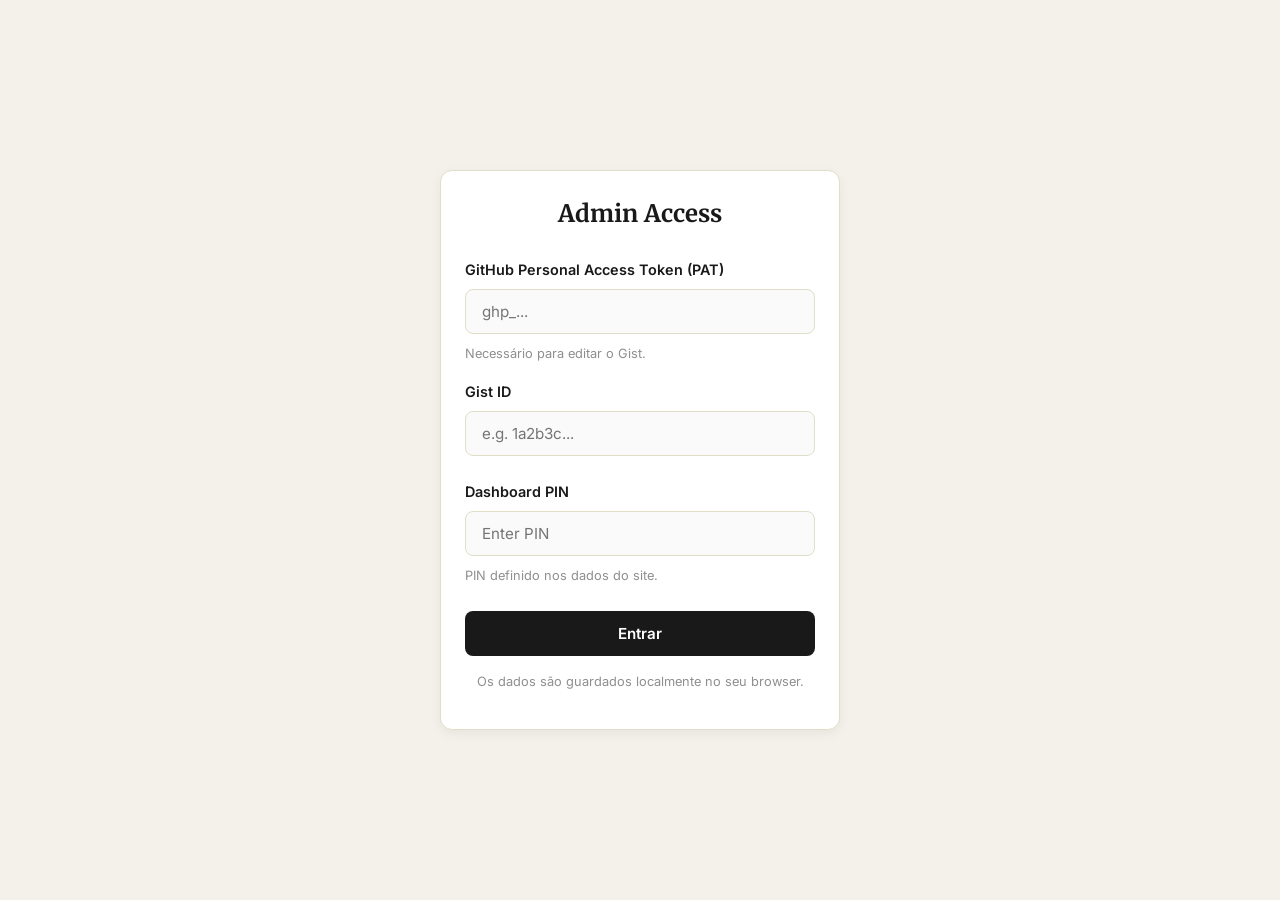
<file: admin.html>
<!DOCTYPE html>
<html lang="pt">

<head>
    <meta charset="UTF-8">
    <meta name="viewport" content="width=device-width, initial-scale=1.0">
    <title>Painel Admin — NEM</title>

    <link rel="preconnect" href="https://fonts.googleapis.com">
    <link rel="preconnect" href="https://fonts.gstatic.com" crossorigin>
    <link
        href="https://fonts.googleapis.com/css2?family=Merriweather:wght@700&family=Inter:wght@400;500;600;700&display=swap"
        rel="stylesheet">
    <link rel="stylesheet" href="https://cdnjs.cloudflare.com/ajax/libs/font-awesome/6.4.0/css/all.min.css">

    <link rel="stylesheet" href="style.css">
    <style>
        .admin-layout {
            display: grid;
            grid-template-columns: 250px 1fr;
            min-height: 100vh;
        }

        .admin-sidebar {
            background: var(--bg-card);
            border-right: 1px solid var(--panel-border);
            padding: 32px 16px;
            position: sticky;
            top: 0;
            height: 100vh;
            display: flex;
            flex-direction: column;
            overflow-y: auto;
        }

        .admin-sidebar nav {
            display: flex;
            flex-direction: column;
            gap: 4px;
            padding: 0;
            background: none;
            backdrop-filter: none;
            position: static;
            box-shadow: none;
        }

        .admin-content {
            padding: 48px;
            max-width: 1000px;
        }

        .nav-item {
            display: flex;
            align-items: center;
            gap: 12px;
            padding: 12px 16px;
            border-radius: var(--radius-sm);
            cursor: pointer;
            color: var(--text-secondary);
            font-weight: 500;
            transition: all 0.2s;
            margin-bottom: 4px;
        }

        .nav-item:hover,
        .nav-item.active {
            background: var(--accent-glow);
            color: var(--accent);
        }

        .admin-section {
            display: none;
        }

        .admin-section.active {
            display: block;
            animation: fadeIn 0.3s ease-out;
        }

        .form-row {
            display: grid;
            grid-template-columns: 1fr 1fr;
            gap: 20px;
            margin-bottom: 20px;
        }

        .item-card {
            background: #fff;
            border: 1px solid var(--panel-border);
            border-radius: var(--radius-md);
            padding: 16px;
            margin-bottom: 16px;
            display: flex;
            align-items: center;
            gap: 16px;
        }

        .item-card img {
            width: 60px;
            height: 60px;
            border-radius: var(--radius-sm);
            object-fit: cover;
            flex-shrink: 0;
        }

        .item-actions {
            margin-left: auto;
            display: flex;
            gap: 8px;
        }

        /* --- Mode toggle --- */
        .mode-toggle-bar {
            display: flex;
            align-items: center;
            gap: 12px;
            background: var(--bg-main);
            border: 1px solid var(--panel-border);
            border-radius: var(--radius-sm);
            padding: 10px 16px;
            margin-bottom: 32px;
            font-size: 0.9rem;
            font-weight: 600;
        }

        .toggle-switch {
            position: relative;
            display: inline-block;
            width: 44px;
            height: 24px;
            flex-shrink: 0;
        }

        .toggle-switch input {
            width: 0;
            height: 0;
            opacity: 0;
            position: absolute;
            padding: 0;
            border: none;
            background: none;
        }

        .toggle-slider {
            position: absolute;
            cursor: pointer;
            inset: 0;
            background: var(--panel-border);
            border-radius: 24px;
            transition: 0.3s;
        }

        .toggle-slider::before {
            content: '';
            position: absolute;
            height: 18px;
            width: 18px;
            left: 3px;
            bottom: 3px;
            background: white;
            border-radius: 50%;
            transition: 0.3s;
        }

        .toggle-switch input:checked+.toggle-slider {
            background: var(--accent);
        }

        .toggle-switch input:checked+.toggle-slider::before {
            transform: translateX(20px);
        }

        .mode-label {
            color: var(--text-secondary);
            transition: color 0.2s;
        }

        .mode-label.active-label {
            color: var(--text-primary);
        }

        /* Advanced fields hidden in simple mode */
        #admin-dashboard.simple-mode [data-mode="advanced"] {
            display: none !important;
        }

        /* Simple fields hidden in advanced mode */
        #admin-dashboard:not(.simple-mode) [data-mode="simple"] {
            display: none !important;
        }

        /* --- Layout tab --- */
        .section-order-list {
            display: flex;
            flex-direction: column;
            gap: 12px;
        }

        .section-order-item {
            background: var(--bg-main);
            border: 1px solid var(--panel-border);
            border-radius: var(--radius-sm);
            padding: 14px 16px;
            display: flex;
            align-items: center;
            gap: 16px;
        }

        .section-order-item .order-controls {
            display: flex;
            flex-direction: column;
            gap: 2px;
            margin-left: auto;
        }

        .btn-icon {
            background: transparent;
            border: 1px solid var(--panel-border);
            border-radius: var(--radius-sm);
            padding: 6px 10px;
            cursor: pointer;
            color: var(--text-secondary);
            font-size: 0.85rem;
            transition: all 0.15s;
            display: inline-flex;
            align-items: center;
            gap: 6px;
        }

        .btn-icon:hover {
            background: var(--bg-main);
            border-color: var(--text-primary);
            color: var(--text-primary);
        }

        .visibility-toggle-row {
            display: flex;
            align-items: center;
            justify-content: space-between;
            padding: 14px 0;
            border-bottom: 1px solid var(--panel-border);
        }

        .visibility-toggle-row:last-child {
            border-bottom: none;
        }

        .visibility-toggle-row .section-name {
            display: flex;
            align-items: center;
            gap: 12px;
            font-weight: 600;
        }

        .visibility-toggle-row .section-name i {
            width: 20px;
            color: var(--text-tertiary);
        }

        /* Hint text */
        .hint {
            font-size: 0.8rem;
            color: var(--text-tertiary);
            font-weight: 400;
            margin-top: 2px;
        }

        .badge-simple {
            font-size: 0.7rem;
            font-weight: 700;
            background: var(--accent-glow);
            color: var(--accent);
            border-radius: 20px;
            padding: 2px 8px;
            text-transform: uppercase;
            letter-spacing: 0.5px;
        }

        .badge-advanced {
            font-size: 0.7rem;
            font-weight: 700;
            background: rgba(150, 100, 0, 0.1);
            color: #8C6A00;
            border-radius: 20px;
            padding: 2px 8px;
            text-transform: uppercase;
            letter-spacing: 0.5px;
        }

        /* Custom Select */
        .custom-select-wrapper {
            position: relative;
            user-select: none;
            width: 100%;
        }

        .custom-select-trigger {
            padding: 10px 14px;
            border-radius: var(--radius-sm);
            border: 1px solid var(--panel-border);
            font-size: 0.95rem;
            background: var(--bg-main);
            cursor: pointer;
            display: flex;
            justify-content: space-between;
            align-items: center;
        }

        .custom-select-options {
            position: absolute;
            top: 100%;
            left: 0;
            right: 0;
            background: var(--bg-card);
            border: 1px solid var(--panel-border);
            border-radius: var(--radius-sm);
            box-shadow: var(--shadow-hover);
            z-index: 10005;
            display: none;
            max-height: 250px;
            overflow-y: auto;
            margin-top: 4px;
        }

        .custom-select-options.open {
            display: block;
            animation: fadeIn 0.2s ease-out;
        }

        .custom-option {
            padding: 10px 14px;
            cursor: pointer;
            transition: background 0.15s;
        }

        .custom-option:hover {
            background: var(--bg-main);
        }

        /* Visual Builder Preview */
        .builder-preview-container {
            font-family: inherit;
        }

        .builder-editable {
            padding: 2px 4px;
            border-radius: 4px;
            border: 1px solid transparent;
            transition: all 0.2s;
            cursor: text;
            display: inline-block;
            /* Inline block allows it to wrap around headers properly */
        }

        .builder-editable[style*="display: block"] {
            display: block;
        }

        .builder-editable:hover {
            border-color: rgba(0, 0, 0, 0.1);
            background: rgba(0, 0, 0, 0.02);
            box-shadow: 0 0 0 2px rgba(0, 0, 0, 0.05);
            /* subtle highlight to show it's clickable */
        }

        .builder-editable:focus {
            outline: none;
            border-color: var(--accent);
            background: #fff;
            box-shadow: 0 0 0 2px var(--accent-glow);
        }

        .builder-editable:empty:before {
            content: "(Clica para editar...)";
            color: #aaa;
            pointer-events: none;
            display: inline-block;
        }

        .builder-image-wrapper {
            position: relative;
            display: inline-block;
            cursor: pointer;
            border-radius: var(--radius-md);
            overflow: hidden;
            transition: all 0.2s;
            box-shadow: var(--shadow-sm);
        }

        .builder-image-wrapper:hover {
            box-shadow: 0 0 0 3px var(--accent);
        }

        .builder-image-wrapper .delete-img-btn {
            position: absolute;
            top: 8px;
            right: 8px;
            background: var(--danger);
            color: #fff;
            border: none;
            border-radius: 50%;
            width: 28px;
            height: 28px;
            display: none;
            align-items: center;
            justify-content: center;
            cursor: pointer;
            z-index: 10;
            box-shadow: var(--shadow-card);
        }

        .builder-image-wrapper:hover .delete-img-btn {
            display: flex;
        }

        .builder-add-item {
            display: flex;
            align-items: center;
            justify-content: center;
            border: 2px dashed var(--panel-border);
            background: rgba(255, 255, 255, 0.5);
            color: var(--text-secondary);
            border-radius: var(--radius-md);
            padding: 16px;
            cursor: pointer;
            transition: all 0.2s;
            text-align: center;
            min-height: 100px;
        }

        .builder-add-item:hover {
            border-color: var(--accent);
            color: var(--accent);
            background: var(--bg-card);
        }

        .builder-list-item {
            display: flex;
            align-items: center;
            gap: 12px;
            padding: 8px;
            border: 1px solid transparent;
            border-radius: 4px;
        }

        .builder-list-item:hover {
            border-color: var(--panel-border);
            background: var(--bg-main);
        }

        .builder-delete-btn {
            background: transparent;
            color: var(--danger);
            border: none;
            cursor: pointer;
            opacity: 0;
            transition: opacity 0.2s;
        }

        .builder-list-item:hover .builder-delete-btn {
            opacity: 1;
        }
    </style>
</head>

<body class="admin-page">

    <!-- Login Screen Overlay -->
    <div id="login-screen" class="login-screen animate-fade-in"
        style="display: none; position: fixed; inset: 0; background: var(--bg-main); z-index: 10000;">
        <div class="card login-card">
            <h2 style="text-align: center; margin-bottom: 24px;">Admin Access</h2>
            <form id="login-form">
                <label class="field" style="margin-bottom: 16px;">
                    GitHub Personal Access Token (PAT)
                    <input type="password" id="github-pat" placeholder="ghp_..." required>
                    <span class="hint">Necessário para editar o Gist.</span>
                </label>
                <label class="field" style="margin-bottom: 24px;">
                    Gist ID
                    <input type="text" id="gist-id" placeholder="e.g. 1a2b3c..." required>
                </label>
                <label class="field" style="margin-bottom: 24px;">
                    Dashboard PIN
                    <input type="password" id="admin-pin" placeholder="Enter PIN" required>
                    <span class="hint">PIN definido nos dados do site.</span>
                </label>
                <button type="submit" class="btn btn-primary" style="width: 100%;">Entrar</button>
            </form>
            <p style="font-size: 0.8rem; margin-top: 16px; text-align: center; color: var(--text-tertiary);">Os dados
                são guardados localmente no seu browser.</p>
        </div>
    </div>

    <!-- Main Admin Dashboard -->
    <div id="admin-dashboard" class="admin-layout simple-mode" style="display: none;">
        <aside class="admin-sidebar">
            <div style="margin-bottom: 40px; display: flex; align-items: center; gap: 12px;">
                <img src="Vetorizad_Mec.svg" alt="NEM Logo" class="logo-img" style="height: 32px;">
                <div>
                    <h1 style="font-size: 1.2rem; color: var(--accent); margin: 0;">NEM Admin</h1>
                    <p style="font-size: 0.8rem; color: var(--text-muted); margin: 0;">Gestor de Conteúdos</p>
                </div>
            </div>

            <nav>
                <div class="nav-item active" data-section="general"><i class="fas fa-cog"></i> Geral</div>
                <div class="nav-item" data-section="layout"><i class="fas fa-th-large"></i> Layout</div>
                <div class="nav-item" data-section="team"><i class="fas fa-users"></i> Equipa</div>
                <div class="nav-item" data-section="merch"><i class="fas fa-tshirt"></i> Merchandise</div>
                <div class="nav-item" data-section="events"><i class="fas fa-calendar-alt"></i> Eventos</div>
                <div class="nav-item" data-section="socials"><i class="fas fa-share-alt"></i> Redes Sociais</div>
            </nav>

            <div style="margin-top: auto; padding-top: 40px; display: flex; flex-direction: column; gap: 12px;">
                <a href="index.html" class="btn btn-secondary" style="width: 100%;"><i
                        class="fas fa-external-link-alt"></i> Ver Site</a>
                <button id="logout-btn" class="btn btn-secondary" style="width: 100%;"><i
                        class="fas fa-sign-out-alt"></i> Sair</button>
            </div>
        </aside>

        <main class="admin-content">
            <div style="display: flex; justify-content: space-between; align-items: flex-start; margin-bottom: 24px;">
                <div>
                    <h2 id="section-title">Configurações Gerais</h2>
                    <p id="section-subtitle" style="color: var(--text-secondary);">Gere as informações base do website.
                    </p>
                </div>
            </div>

            <!-- Simple / Advanced Mode Toggle -->
            <div class="mode-toggle-bar">
                <i class="fas fa-sliders-h" style="color: var(--text-tertiary);"></i>
                <span class="mode-label active-label" id="label-simple">Modo Simples</span>
                <label class="toggle-switch">
                    <input type="checkbox" id="mode-toggle">
                    <span class="toggle-slider"></span>
                </label>
                <span class="mode-label" id="label-advanced">Modo Avançado</span>
                <span class="badge-advanced" id="badge-mode">Simples</span>
            </div>

            <!-- Subtle Toast Notification -->
            <div id="toast-container" style="position: fixed; top: 24px; right: 24px; z-index: 11000;"></div>

            <div id="loading-state" style="display: none;" class="empty-state">
                <div class="spinner"></div>
                <p>A carregar alterações...</p>
            </div>

            <!-- Sections Content -->
            <div id="sections-container">

                <!-- General Section -->
                <div id="section-general" class="admin-section active">

                    <!-- Maintenance Mode Card (always visible) -->
                    <div class="card"
                        style="margin-bottom: 20px; border: 2px solid var(--panel-border); background: var(--bg-main);">
                        <div
                            style="display: flex; align-items: center; justify-content: space-between; flex-wrap: wrap; gap: 12px;">
                            <div>
                                <h3 style="margin: 0 0 4px; display: flex; align-items: center; gap: 8px;">
                                    <span style="font-size: 1.2rem;">🔧</span> Modo Manutenção
                                </h3>
                                <p style="color: var(--text-secondary); margin: 0; font-size: 0.9rem;">Quando ativo, o
                                    site público mostra apenas uma mensagem de manutenção e os contactos.</p>
                            </div>
                            <label class="toggle-switch" title="Ativar Modo Manutenção" style="flex-shrink: 0;">
                                <input type="checkbox" id="cfg-maintenanceMode"
                                    onchange="toggleMaintenanceMode(this.checked)">
                                <span class="toggle-slider"></span>
                            </label>
                        </div>
                        <div id="maintenance-message-row" style="display: none; margin-top: 16px;">
                            <label class="field" style="margin: 0;">
                                Mensagem de Manutenção
                                <input type="text" id="cfg-maintenanceMessage"
                                    placeholder="Estamos a trabalhar para melhorar o site. Voltamos já já!">
                            </label>
                        </div>
                    </div>

                    <div id="general-preview-container" data-mode="simple" class="builder-preview-container"
                        style="padding: 24px; background: var(--bg-card); border-radius: var(--radius-md); border: 1px solid var(--panel-border);">
                        <!-- Visual Builder UI mounts here -->
                    </div>
                    <div class="card" data-mode="advanced">
                        <div class="form-row">
                            <label class="field">Título do Site <input type="text" id="cfg-siteTitle"></label>
                            <label class="field">Nome Curto (Logo) <input type="text" id="cfg-shortName"></label>
                        </div>
                        <div class="form-row" data-mode="advanced">
                            <label class="field">Ano do Mandato (e.g. 2025/2026) <input type="text"
                                    id="cfg-mandateYear"></label>
                            <label class="field">Nome Organização (Rodapé) <input type="text"
                                    id="cfg-footerOrgName"></label>
                        </div>
                        <div class="form-row" data-mode="advanced">
                            <label class="field">PIN de Acesso <input type="password" id="cfg-adminPin"></label>
                            <label class="field">Email Redes <input type="text" id="cfg-socials-email-display" readonly
                                    style="opacity: 0.6; cursor: not-allowed;"></label>
                        </div>
                        <label class="field" style="margin-bottom: 20px;">Título Hero <input type="text"
                                id="cfg-heroTitle"></label>
                        <label class="field" style="margin-bottom: 20px;">Descrição Hero <textarea
                                id="cfg-heroDescription" rows="2"></textarea></label>
                        <label class="field" style="margin-bottom: 20px;">Sobre (Texto) <textarea id="cfg-aboutText"
                                rows="4"></textarea></label>

                        <!-- GitHub Upload Config -->
                        <div style="margin-top: 8px; padding-top: 20px; border-top: 1px solid var(--panel-border);">
                            <div style="display: flex; align-items: center; gap: 10px; margin-bottom: 12px;">
                                <i class="fab fa-github" style="font-size: 1.2rem; color: var(--text-secondary);"></i>
                                <div>
                                    <div style="font-weight: 600; font-size: 0.95rem;">Upload de Imagens (GitHub)</div>
                                    <div style="font-size: 0.8rem; color: var(--text-secondary);">Imagens serão
                                        guardadas em <code>assets/images/</code> no repositório em vez de no Gist. Deixa
                                        em branco para modo base64.</div>
                                </div>
                            </div>
                            <div class="form-row">
                                <label class="field">Dono do Repositório <input type="text" id="cfg-githubUploadOwner"
                                        placeholder="ex: anton-nem"></label>
                                <label class="field">Nome do Repositório <input type="text" id="cfg-githubUploadRepo"
                                        placeholder="ex: NEM-site"></label>
                            </div>
                            <div
                                style="margin-top: 16px; display: flex; justify-content: flex-end; gap: 12px; flex-wrap: wrap;">
                                <button type="button" class="btn btn-secondary" onclick="exportGist()">
                                    <i class="fas fa-file-export"></i> Exportar Dados
                                </button>
                                <button type="button" class="btn btn-secondary" onclick="importGist()">
                                    <i class="fas fa-file-import"></i> Importar Dados
                                </button>
                                <button type="button" class="btn btn-primary" onclick="migrateBase64ToGithub()">
                                    <i class="fas fa-cloud-upload-alt"></i> Migrar Imagens para o GitHub
                                </button>
                            </div>
                        </div>
                    </div>
                </div>


                <!-- Layout Section -->
                <div id="section-layout" class="admin-section">

                    <!-- Section Visibility -->
                    <div class="card" style="margin-bottom: 24px;">
                        <h3 style="margin-top: 0; margin-bottom: 4px;">Visibilidade das Secções</h3>
                        <p style="color: var(--text-secondary); margin: 0 0 20px 0; font-size: 0.9rem;">Ativa ou
                            desativa secções que aparecem no site público.</p>
                        <div id="visibility-toggles">
                            <!-- Built dynamically by admin.js -->
                        </div>
                    </div>

                    <!-- Section Order -->
                    <div class="card" style="margin-bottom: 24px;">
                        <h3 style="margin-top: 0; margin-bottom: 4px;">Ordem das Secções</h3>
                        <p style="color: var(--text-secondary); margin: 0 0 20px 0; font-size: 0.9rem;">Arrasta ou usa
                            as setas para reordenar as secções do site.</p>
                        <div id="section-order-list" class="section-order-list">
                            <!-- Built dynamically by admin.js -->
                        </div>
                    </div>

                    <!-- Add Custom Section -->
                    <div class="card" style="margin-bottom: 24px; border: 2px dashed var(--accent-glow);">
                        <div style="display:flex;justify-content:space-between;align-items:center;">
                            <div>
                                <h3 style="margin-top:0;margin-bottom:4px;"><i class="fas fa-plus-circle"
                                        style="color:var(--accent);margin-right:8px;"></i>Nova Secção</h3>
                                <p style="color:var(--text-secondary);margin:0;font-size:0.9rem;">Cria uma secção
                                    personalizada com o teu próprio conteúdo.</p>
                            </div>
                            <button class="btn btn-primary" onclick="openAddSectionModal()"
                                style="flex-shrink:0;margin-left:16px;">
                                <i class="fas fa-plus"></i> Adicionar Secção
                            </button>
                        </div>
                    </div>

                    <!-- Instagram Posts -->
                    <div class="card">
                        <h3 style="margin-top: 0; margin-bottom: 4px;"><i class="fab fa-instagram"
                                style="color: var(--accent);"></i> Posts do Instagram</h3>
                        <p style="color: var(--text-secondary); margin: 0 0 16px 0; font-size: 0.9rem;">
                            Adiciona até 3 URLs de posts públicos. Activa a secção "Instagram" acima para os mostrar no
                            site.
                        </p>
                        <div id="instagram-preview-container" class="builder-preview-container">
                            <!-- Visual builder mounts here -->
                        </div>
                        <!-- Hidden textarea keeps the data for updateDataFromForms() -->
                        <textarea id="cfg-instagramPosts" style="display:none;"></textarea>
                    </div>
                </div>

                <!-- Team Section -->
                <div id="section-team" class="admin-section">
                    <div id="team-preview-container" data-mode="simple" class="builder-preview-container"
                        style="padding: 24px; background: var(--bg-card); border-radius: var(--radius-md); border: 1px solid var(--panel-border);">
                        <!-- Visual Builder UI mounts here -->
                    </div>
                    <div data-mode="advanced">
                        <div style="margin-bottom: 24px; display: flex; justify-content: flex-end;">
                            <button class="btn btn-secondary add-item-btn" data-type="member"><i
                                    class="fas fa-plus"></i>
                                Adicionar Membro</button>
                        </div>
                        <div id="members-admin-list"></div>
                    </div>
                </div>

                <!-- Merch Section -->
                <div id="section-merch" class="admin-section">
                    <div id="merch-preview-container" data-mode="simple" class="builder-preview-container"
                        style="padding: 24px; background: var(--bg-card); border-radius: var(--radius-md); border: 1px solid var(--panel-border);">
                        <!-- Visual Builder UI mounts here -->
                    </div>
                    <div data-mode="advanced">
                        <div style="margin-bottom: 24px; display: flex; justify-content: flex-end;">
                            <button class="btn btn-secondary add-item-btn" data-type="merch"><i class="fas fa-plus"></i>
                                Adicionar Produto</button>
                        </div>
                        <div id="merch-admin-list"></div>
                    </div>
                </div>

                <!-- Events Section -->
                <div id="section-events" class="admin-section">
                    <div id="events-preview-container" data-mode="simple" class="builder-preview-container"
                        style="padding: 24px; background: var(--bg-card); border-radius: var(--radius-md); border: 1px solid var(--panel-border);">
                        <!-- Visual Builder UI mounts here -->
                    </div>
                    <div data-mode="advanced">
                        <div style="margin-bottom: 24px; display: flex; justify-content: flex-end;">
                            <button class="btn btn-secondary add-item-btn" data-type="event"><i class="fas fa-plus"></i>
                                Adicionar Evento</button>
                        </div>

                        <h3 style="margin-top: 0; margin-bottom: 16px; color: var(--text-primary);">Próximos Eventos
                        </h3>
                        <div id="events-admin-list"></div>

                        <h3 style="margin-top: 32px; margin-bottom: 16px; color: var(--text-primary);">Eventos
                            Arquivados
                        </h3>
                        <div id="archived-events-admin-list"></div>
                    </div>
                </div>

                <!-- Socials Section -->
                <div id="section-socials" class="admin-section">
                    <div id="socials-preview-container" data-mode="simple" class="builder-preview-container"
                        style="padding: 24px; background: var(--bg-card); border-radius: var(--radius-md); border: 1px solid var(--panel-border);">
                        <!-- Visual Builder UI mounts here -->
                    </div>
                    <div class="card" data-mode="advanced">
                        <label class="field" style="margin-bottom: 20px;">Link Instagram <input type="text"
                                id="cfg-socials-instagram"></label>
                        <label class="field" style="margin-bottom: 20px;">Email de Contacto <input type="text"
                                id="cfg-socials-email"></label>
                    </div>
                </div>

            </div>
        </main>
    </div>

    <!-- Modals (Simple overlays for adding/editing items) -->
    <div id="item-modal"
        style="display: none; position: fixed; inset: 0; background: rgba(0,0,0,0.5); z-index: 10001; align-items: center; justify-content: center; padding: 24px; overflow: hidden; backdrop-filter: blur(4px);">
        <div class="card" style="width: 100%; max-width: 800px; margin: auto; height: fit-content;">
            <h2 id="modal-title">Adicionar Item</h2>
            <form id="item-form">
                <div id="modal-fields"></div>
                <div style="display: flex; gap: 12px; margin-top: 24px; justify-content: flex-end;">
                    <button type="button" id="close-modal" class="btn btn-secondary">Cancelar</button>
                    <button type="submit" class="btn btn-primary">Guardar Item</button>
                </div>
            </form>
        </div>
    </div>

    <!-- Custom Confirm Modal -->
    <div id="custom-confirm-modal"
        style="display:none; position:fixed; inset:0; background:rgba(0,0,0,0.55); z-index:99999; align-items:center; justify-content:center; padding:24px; backdrop-filter:blur(4px);">
        <div class="card" style="width:100%; max-width:400px; margin:auto; padding:32px; text-align:center;">
            <i id="custom-confirm-icon" class="fas fa-trash"
                style="font-size:2rem; color:var(--danger); margin-bottom:16px; display:block;"></i>
            <h3 id="custom-confirm-title" style="margin:0 0 8px;">Confirmar</h3>
            <p id="custom-confirm-msg" style="color:var(--text-secondary); margin:0 0 24px;"></p>
            <div style="display:flex; gap:12px; justify-content:center;">
                <button id="custom-confirm-cancel" class="btn btn-secondary" style="min-width:100px;">Cancelar</button>
                <button id="custom-confirm-ok" class="btn btn-primary"
                    style="min-width:100px; background:var(--danger); border-color:var(--danger);">Apagar</button>
            </div>
        </div>
    </div>

    <!-- Custom Prompt Modal -->
    <div id="custom-prompt-modal"
        style="display:none; position:fixed; inset:0; background:rgba(0,0,0,0.55); z-index:99999; align-items:center; justify-content:center; padding:24px; backdrop-filter:blur(4px);">
        <div class="card" style="width:100%; max-width:480px; margin:auto; padding:32px;">
            <h3 id="custom-prompt-title" style="margin:0 0 16px;"></h3>
            <textarea id="custom-prompt-input" rows="3"
                style="width:100%; font-family:inherit; font-size:0.95rem; padding:10px 14px; border:1px solid var(--panel-border); border-radius:var(--radius-sm); background:var(--bg-main); color:var(--text-primary); resize:vertical; box-sizing:border-box; margin-bottom:20px;"></textarea>
            <div style="display:flex; gap:12px; justify-content:flex-end;">
                <button id="custom-prompt-cancel" class="btn btn-secondary">Cancelar</button>
                <button id="custom-prompt-ok" class="btn btn-primary">Confirmar</button>
            </div>
        </div>
    </div>
    <div id="add-section-modal"
        style="display: none; position: fixed; inset: 0; background: rgba(0,0,0,0.5); z-index: 10003; align-items: center; justify-content: center; padding: 24px; overflow: hidden; backdrop-filter: blur(4px);">
        <div class="card" style="width: 100%; max-width: 900px; margin: auto; height: fit-content;">
            <h2 id="add-section-modal-title" style="margin-top:0;">Adicionar Nova Secção</h2>
            <input type="hidden" id="ns-id">
            <label class="field" style="margin-bottom: 16px;">
                Nome da Secção
                <input type="text" id="ns-label" placeholder="ex: Parcerias, Galeria, FAQ...">
            </label>
            <div class="field" style="margin-bottom: 16px;">
                Tipo de Secção (Layout e Ícone)
                <div class="custom-select-wrapper">
                    <div class="custom-select-trigger" onclick="toggleCustomSelect()">
                        <span id="ns-icon-display">📄 Geral (Texto)</span>
                        <i class="fas fa-chevron-down"></i>
                    </div>
                    <div class="custom-select-options" id="ns-icon-options">
                        <div class="custom-option" data-value="fa-file-alt" onclick="selectSectionType(this)"
                            title="Secção de texto normal, ideal para descrições, sobre nós, etc.">📄 Geral (Texto)
                        </div>
                        <div class="custom-option" data-value="fa-star" onclick="selectSectionType(this)"
                            title="Um cartão colorido para destacar uma mensagem importante.">⭐ Destaque (Cartão)</div>
                        <div class="custom-option" data-value="fa-handshake" onclick="selectSectionType(this)"
                            title="Grelha de logótipos (ex: parceiros, patrocinadores).">🤝 Parcerias (Logos)</div>
                        <div class="custom-option" data-value="fa-images" onclick="selectSectionType(this)"
                            title="Grelha para exibir várias fotografias.">🖼️ Galeria (Grade de Imagens)</div>
                        <div class="custom-option" data-value="fa-question-circle" onclick="selectSectionType(this)"
                            title="Lista de perguntas frequentes com respostas expansíveis.">❓ FAQ (Perguntas e
                            Respostas)
                        </div>
                        <div class="custom-option" data-value="fa-trophy" onclick="selectSectionType(this)"
                            title="Cartões para destacar números ou conquistas importantes.">🏆 Conquistas
                            (Estatísticas)
                        </div>
                        <div class="custom-option" data-value="fa-book" onclick="selectSectionType(this)"
                            title="Lista de botões que reencaminham para outros links.">📚 Recursos (Botões de Link)
                        </div>
                        <div class="custom-option" data-value="fa-newspaper" onclick="selectSectionType(this)"
                            title="Secção de texto otimizada para notícias ou artigos longos.">📰 Notícias (Texto)</div>
                        <div class="custom-option" data-value="fa-link" onclick="selectSectionType(this)"
                            title="Lista de botões para hiperligações externas.">🔗 Links Diversos (Botões)</div>
                        <div class="custom-option" data-value="fa-map-marker-alt" onclick="selectSectionType(this)"
                            title="Secção de texto para moradas ou informações de localização.">📍 Localização (Texto)
                        </div>
                        <div class="custom-option" data-value="fa-clipboard-list" onclick="selectSectionType(this)"
                            title="Lista simples com pequenos pontos (bullets).">📋 Lista Simples (Tópicos)</div>
                        <div class="custom-option" data-value="fa-bullhorn" onclick="selectSectionType(this)"
                            title="Cartão de alerta (amarelo/laranja) para avisos urgentes.">📢 Avisos (Cartão de
                            Alerta)
                        </div>
                        <div class="custom-option" data-value="fa-glass-cheers" onclick="selectSectionType(this)"
                            title="Placard de convívio académico com sistema de senhas e logos.">🍻 Convívios Académicos
                        </div>
                    </div>
                </div>
            </div>

            <div id="simple-overwrite-warning"
                style="display: none; background: rgba(255,100,100,0.1); color: var(--danger); padding: 8px 12px; border-radius: 4px; border: 1px solid rgba(255,100,100,0.3); margin-bottom: 16px; font-size: 0.85rem;">
                <i class="fas fa-exclamation-triangle"></i> Esta secção tem código HTML avançado. Guardar em modo
                simples irá substituir o código.
            </div>

            <div id="modal-simple-fields">
                <div class="field" style="margin-bottom: 16px;">
                    <span id="ns-simple-data-label" style="display:block;margin-bottom:8px;">Edição ao vivo (O que
                        tu vês é o que o site mostra)</span>
                    <div id="ns-builder-preview" class="builder-preview-container"
                        style="background: var(--bg-main); border: 1px solid var(--panel-border); padding: 40px; border-radius: var(--radius-md); box-shadow: inset 0 2px 10px rgba(0,0,0,0.02);">
                        <!-- Visual Builder UI mounts here -->
                    </div>
                </div>
                <!-- Hidden file inputs for builder -->
                <input type="file" id="ns-builder-image-input" style="display: none;" accept="image/*"
                    onchange="handleBuilderImageUpload(this)">
            </div>

            <div id="modal-advanced-fields" style="display: none;">
                <label class="field" style="margin-bottom: 16px;">
                    Conteúdo (Raw HTML)
                    <textarea id="ns-content" rows="8" placeholder="Escreve o código HTML."></textarea>
                    <span class="hint">O conteúdo aparece dentro de um card no site.</span>
                </label>
            </div>
            <div style="display: flex; gap: 12px; margin-top: 8px; justify-content: flex-end;">
                <button type="button" class="btn btn-secondary" onclick="closeAddSectionModal()">Cancelar</button>
                <button type="button" class="btn btn-primary" onclick="saveNewSection()"><i class="fas fa-save"></i>
                    Guardar</button>
            </div>
        </div>
    </div>

    <!-- Logo Picker Modal (Specific for Convivios) -->
    <div id="logo-picker-modal"
        style="display: none; position: fixed; inset: 0; background: rgba(0,0,0,0.5); z-index: 10005; align-items: center; justify-content: center; padding: 24px; overflow: hidden; backdrop-filter: blur(4px);">
        <div class="card"
            style="width: 100%; max-width: 600px; margin: auto; height: fit-content; max-height: 80vh; display: flex; flex-direction: column;">
            <h2 id="logo-picker-title" style="margin-top:0; margin-bottom: 24px;">Escolher Logo</h2>
            <p style="color: var(--text-secondary); margin-bottom: 16px; font-size: 0.95rem;">
                Escolhe um logo da tua biblioteca ou faz upload de um novo.
            </p>

            <div id="logo-picker-grid"
                style="display: grid; grid-template-columns: repeat(auto-fill, minmax(120px, 1fr)); gap: 16px; overflow-y: auto; padding: 4px; margin-bottom: 24px;">
                <!-- Logos render here -->
            </div>

            <div
                style="display: flex; gap: 12px; justify-content: space-between; align-items: center; border-top: 1px solid var(--panel-border); padding-top: 24px;">
                <button type="button" class="btn btn-secondary" onclick="closeLogoPicker()">Cancelar</button>
                <button type="button" class="btn btn-primary"
                    onclick="document.getElementById('logo-picker-upload').click()"><i class="fas fa-upload"></i> Novo
                    Logo</button>
                <input type="file" id="logo-picker-upload" style="display: none;" accept="image/*,.svg"
                    onchange="handleNewLogoUpload(this)">
            </div>

            <!-- Hidden inputs to track what we're picking for -->
            <input type="hidden" id="logo-picker-type"> <!-- 'guest' or 'bar' -->
            <input type="hidden" id="logo-picker-event-index"> <!-- event array index, or '' for builder -->
            <input type="hidden" id="logo-picker-event-slot"> <!-- 'guestLogo' or 'barLogo' -->

        </div>
    </div>

    <script src="admin.js?v=20260305"></script>

</body>

</html>
</file>
<file: style.css>
/* ─── DESIGN TOKENS ──────────────────────────────────────────────── */
:root {
  --bg-main: #F3F1E9;
  --bg-card: #FFFFFF;
  --panel-border: #E0DEC8;
  --card-border: #E0DEC8;

  --text-primary: #191919;
  --text-secondary: #565656;
  --text-tertiary: #8f8f8f;
  --text-muted: #8f8f8f;

  --accent: #950304;
  --accent-hover: #A40A0E;
  --accent-glow: rgba(149, 3, 4, 0.15);
  --accent-strong: #4F0A0E;

  --success: #2D6A4F;
  --warning: #D08C60;
  --danger: #BC4749;

  --font-heading: 'Merriweather', 'Georgia', serif;
  --font-body: 'Inter', system-ui, sans-serif;
  --font-mono: 'JetBrains Mono', monospace;

  --shadow-card: 0 4px 12px rgba(0, 0, 0, 0.05);
  --shadow-hover: 0 8px 24px rgba(0, 0, 0, 0.08);

  --radius-sm: 8px;
  --radius-md: 12px;
  --radius-lg: 16px;
}

/* ─── GLOBAL RESET ───────────────────────────────────────────────── */
* {
  box-sizing: border-box;
}

body {
  margin: 0;
  padding: 0;
  font-family: var(--font-body);
  color: var(--text-primary);
  background: var(--bg-main);
  line-height: 1.6;
  overflow-x: hidden;
}

/* ─── BACKGROUND LOGO WATERMARK ──────────────────────────────────── */
/* Only shows on the normal site — suppressed during maintenance mode */
body:not(.maintenance-mode):not(.admin-page)::before {
  content: '';
  position: fixed;
  inset: 0;
  z-index: 0;
  pointer-events: none;
  background-image: url('Vetorizado_red_black.svg');
  background-repeat: no-repeat;
  background-position: center center;
  background-size: 35%;
  /* Gradient mask: 20% opacity at top → 0% at bottom */
  -webkit-mask-image: linear-gradient(to bottom, rgba(0, 0, 0, 0.05) 0%, rgba(0, 0, 0, 0) 100%);
  mask-image: linear-gradient(to bottom, rgba(0, 0, 0, 0.05) 0%, rgba(0, 0, 0, 0) 100%);
}

h1,
h2,
h3,
h4 {
  font-family: var(--font-heading);
  font-weight: 700;
  color: var(--text-primary);
  margin-top: 0;
}

/* ─── KEYFRAMES ──────────────────────────────────────────────────── */
@keyframes fadeIn {
  from {
    opacity: 0;
    transform: translateY(10px);
  }

  to {
    opacity: 1;
    transform: translateY(0);
  }
}

@keyframes tooltipFade {
  to {
    opacity: 1;
    transform: translateX(-50%) translateY(-8px);
  }
}

@keyframes pulseRing {
  0% {
    transform: scale(0.6);
    opacity: 0.4;
  }

  100% {
    transform: scale(1.4);
    opacity: 0;
  }
}

@keyframes spin {
  to {
    transform: rotate(360deg);
  }
}

/* ─── ANIMATION UTILITIES ────────────────────────────────────────── */
.animate-fade-in {
  animation: fadeIn 0.4s ease-out forwards;
}

.transition-all {
  transition: all 0.2s ease;
}

/* ─── LAYOUT ─────────────────────────────────────────────────────── */
.container {
  max-width: 1100px;
  margin: 0 auto;
  padding: 0 24px;
  position: relative;
  z-index: 1;
}

/* ─── SURFACES ───────────────────────────────────────────────────── */
.card {
  background: var(--bg-card);
  border: 1px solid var(--panel-border);
  border-radius: var(--radius-md);
  box-shadow: var(--shadow-card);
  padding: 24px;
  transition: all 0.3s ease;
}

.card:hover {
  box-shadow: var(--shadow-hover);
  transform: translateY(-2px);
}

/* ─── BUTTONS ────────────────────────────────────────────────────── */
.btn {
  display: inline-flex;
  align-items: center;
  justify-content: center;
  gap: 8px;
  padding: 12px 24px;
  border-radius: var(--radius-sm);
  font-family: var(--font-body);
  font-weight: 600;
  font-size: 0.95rem;
  border: 1px solid transparent;
  cursor: pointer;
  transition: all 0.2s ease;
  text-decoration: none;
}

.btn-primary {
  background: var(--text-primary);
  color: #fff;
}

.btn-primary:hover {
  background: var(--accent);
  transform: translateY(-1px);
  box-shadow: 0 4px 12px var(--accent-glow);
}

.btn-secondary {
  background: transparent;
  border: 1px solid var(--panel-border);
  color: var(--text-secondary);
}

.btn-secondary:hover {
  border-color: var(--text-primary);
  color: var(--text-primary);
  background: #fff;
}

/* ─── FORMS ──────────────────────────────────────────────────────── */
label.field {
  display: flex;
  flex-direction: column;
  gap: 8px;
  font-size: 0.9rem;
  font-weight: 600;
  color: var(--text-primary);
  width: 100%;
}

input,
textarea,
select {
  width: 100%;
  padding: 12px 16px;
  border: 1px solid var(--panel-border);
  border-radius: var(--radius-sm);
  font-family: var(--font-body);
  font-size: 0.95rem;
  background: #FAFAFA;
  color: var(--text-primary);
  transition: all 0.2s ease;
}

input:focus,
textarea:focus,
select:focus {
  outline: none;
  border-color: var(--accent);
  box-shadow: 0 0 0 3px var(--accent-glow);
  background: #fff;
}

/* ─── ADMIN SPECIFIC ─────────────────────────────────────────────── */
.login-screen {
  height: 100vh;
  display: flex;
  align-items: center;
  justify-content: center;
}

.login-card {
  width: 100%;
  max-width: 400px;
}

/* ─── PUBLIC SITE SPECIFIC ───────────────────────────────────────── */
nav {
  padding: 16px 0;
  display: flex;
  justify-content: space-between;
  align-items: center;
  position: sticky;
  top: 0;
  background: var(--accent);
  box-shadow: 0 4px 20px rgba(0, 0, 0, 0.15);
  z-index: 1000;
  width: 100%;
}

.site-nav {
  max-width: 100%;
  padding: 12px 60px;
}

.nav-logo {
  display: flex;
  align-items: center;
  gap: 16px;
  font-family: var(--font-heading);
  font-weight: 900;
  font-size: 1.8rem;
  color: #FFFFFF;
  text-decoration: none;
  transition: transform 0.3s ease;
}

.nav-logo:hover {
  transform: scale(1.02);
}

.logo-img {
  height: 50px;
  width: auto;
  filter: brightness(0) invert(1);
  transition: all 0.3s ease;
}

.soon-badge {
  position: absolute;
  top: -8px;
  right: -8px;
  background: var(--accent);
  color: #FFFFFF;
  font-size: 0.6rem;
  font-weight: 900;
  padding: 4px 10px;
  border-radius: 30px;
  text-transform: uppercase;
  z-index: 10;
  box-shadow: 0 4px 10px rgba(0, 0, 0, 0.2);
  display: flex;
  align-items: center;
  gap: 5px;
  white-space: nowrap;
  border: 1px solid rgba(255, 255, 255, 0.2);
}

.soon-badge .pulse {
  width: 6px;
  height: 6px;
  background: #FFF;
  border-radius: 50%;
  box-shadow: 0 0 8px #FFF;
  animation: pulse-simple 1.5s infinite;
}

@keyframes pulse-simple {
  0% {
    transform: scale(0.9);
    opacity: 0.7;
  }

  50% {
    transform: scale(1.3);
    opacity: 1;
  }

  100% {
    transform: scale(0.9);
    opacity: 0.7;
  }
}

.nav-links {
  display: flex;
  gap: 32px;
}

.nav-links a {
  text-decoration: none;
  color: rgba(255, 255, 255, 0.9);
  font-weight: 700;
  font-size: 1rem;
  letter-spacing: 0.5px;
  transition: all 0.2s ease;
  text-transform: uppercase;
}

.nav-links a:hover {
  color: #FFFFFF;
  text-shadow: 0 0 10px rgba(255, 255, 255, 0.3);
}

section {
  padding: 100px 0;
}

.hero {
  text-align: center;
  padding-top: 150px;
}

.hero h1 {
  font-size: 3.5rem;
  margin-bottom: 16px;
  line-height: 1.1;
}

.hero p {
  font-size: 1.25rem;
  color: var(--text-secondary);
  max-width: 600px;
  margin: 0 auto 32px;
}

.grid {
  display: grid;
  grid-template-columns: repeat(auto-fill, minmax(280px, 1fr));
  gap: 32px;
}

.member-card img,
.merch-card img {
  width: 100%;
  height: 300px;
  object-fit: cover;
  border-radius: var(--radius-md);
  margin-bottom: 16px;
}

.footer {
  padding: 64px 0;
  border-top: 1px solid var(--panel-border);
  text-align: center;
  color: var(--text-secondary);
}

.social-links {
  display: flex;
  justify-content: center;
  gap: 24px;
  margin-bottom: 24px;
}

.social-links a {
  color: var(--text-secondary);
  font-size: 1.5rem;
  transition: color 0.2s;
}

.social-links a:hover {
  color: var(--accent);
}

/*  FORMS EMBEDDING  */
.form-wrapper {
  margin-top: 24px;
  border-radius: var(--radius-lg);
  overflow: hidden;
  border: 1px solid var(--panel-border);
  box-shadow: var(--shadow-card);
  background: #fff;
  transition: all 0.3s ease;
}

.form-wrapper iframe {
  border: none;
  width: 100%;
  height: 600px;
  display: block;
}

summary.btn-primary::-webkit-details-marker {
  display: none;
}

details summary {
  list-style: none;
}

details[open] .form-wrapper {
  animation: fadeIn 0.4s ease-out;
}

/*  MODALS  */
.modal-overlay {
  position: fixed;
  inset: 0;
  background: rgba(45, 12, 13, 0.4);
  backdrop-filter: blur(8px);
  z-index: 10000;
  display: flex;
  align-items: flex-start;
  justify-content: center;
  padding: 60px 24px;
  overflow-y: auto;
  animation: fadeIn 0.3s ease-out;
}

.modal-content {
  background: var(--bg-card);
  border-radius: var(--radius-lg);
  max-width: 1200px;
  width: 100%;
  margin: auto;
  position: relative;
  box-shadow: var(--shadow-hover);
  border: 1px solid var(--panel-border);
}

.modal-close {
  position: absolute;
  top: 20px;
  right: 20px;
  background: var(--bg-main);
  border: none;
  font-size: 2rem;
  line-height: 1;
  width: 40px;
  height: 40px;
  border-radius: 50%;
  cursor: pointer;
  z-index: 10;
  transition: all 0.2s;
}

.modal-close:hover {
  background: var(--accent);
  color: #fff;
}

.product-modal-grid {
  display: grid;
  grid-template-columns: 1fr 1fr;
  gap: 40px;
  padding: 40px;
}

@media (max-width: 768px) {
  .product-modal-grid {
    grid-template-columns: 1fr;
    padding: 24px;
  }
}

.product-slider-container {
  position: relative;
  border-radius: var(--radius-md);
  overflow: hidden;
  background: var(--bg-main);
  aspect-ratio: 1;
}

.slider-track {
  display: flex;
  height: 100%;
  transition: transform 0.5s ease-in-out;
}

.slider-track img {
  width: 100%;
  height: 100%;
  object-fit: cover;
  flex-shrink: 0;
}

.slider-btn {
  position: absolute;
  top: 50%;
  transform: translateY(-50%);
  background: rgba(255, 255, 255, 0.8);
  border: none;
  width: 40px;
  height: 40px;
  border-radius: 50%;
  cursor: pointer;
  display: flex;
  align-items: center;
  justify-content: center;
  transition: all 0.2s;
}

.slider-btn:hover {
  background: var(--accent);
  color: #fff;
}

.slider-btn.prev {
  left: 10px;
}

.slider-btn.next {
  right: 10px;
}

.slider-dots {
  position: absolute;
  bottom: 20px;
  left: 50%;
  transform: translateX(-50%);
  display: flex;
  gap: 8px;
}

.dot {
  width: 8px;
  height: 8px;
  border-radius: 50%;
  background: rgba(0, 0, 0, 0.2);
  cursor: pointer;
  transition: all 0.2s;
}

.dot.active {
  background: var(--accent);
  width: 20px;
  border-radius: 4px;
}

.product-price-tag {
  font-size: 1.5rem;
  font-weight: 800;
  color: var(--accent);
  margin-top: 8px;
}

/* ─── STATUS TAG ─────────────────────────────────────────────────── */
.status-tag {
  display: inline-block;
  font-size: 0.75rem;
  font-weight: 700;
  padding: 3px 10px;
  border-radius: 20px;
  background: var(--accent-glow);
  color: var(--accent);
  text-transform: uppercase;
  letter-spacing: 0.5px;
}

/* ─── INSTAGRAM GRID ─────────────────────────────────────────────── */
.instagram-grid {
  display: flex;
  flex-wrap: wrap;
  gap: 24px;
  justify-content: center;
}

.instagram-post-wrapper {
  flex: 1 1 320px;
  max-width: 540px;
}

/* Force Instagram iframes to be visible even when embed.js sets height:0 */
.instagram-post-wrapper iframe.instagram-media,
.instagram-media-rendered {
  min-height: 450px !important;
  height: auto !important;
  position: static !important;
}

/* ─── EMPTY STATE ─────────────────────────────────────────────────── */
.empty-state {
  text-align: center;
  padding: 48px 24px;
  color: var(--text-tertiary);
}

.empty-icon {
  font-size: 2.5rem;
  margin-bottom: 16px;
  display: block;
  opacity: 0.5;
}

/* ─── SPINNER ─────────────────────────────────────────────────────── */
.spinner {
  width: 32px;
  height: 32px;
  border: 3px solid var(--panel-border);
  border-top-color: var(--accent);
  border-radius: 50%;
  animation: spin 0.8s linear infinite;
}

/* ─── HINT TEXT ───────────────────────────────────────────────────── */
.hint {
  font-size: 0.8rem;
  color: var(--text-tertiary);
  font-weight: 400;
}
</file>
